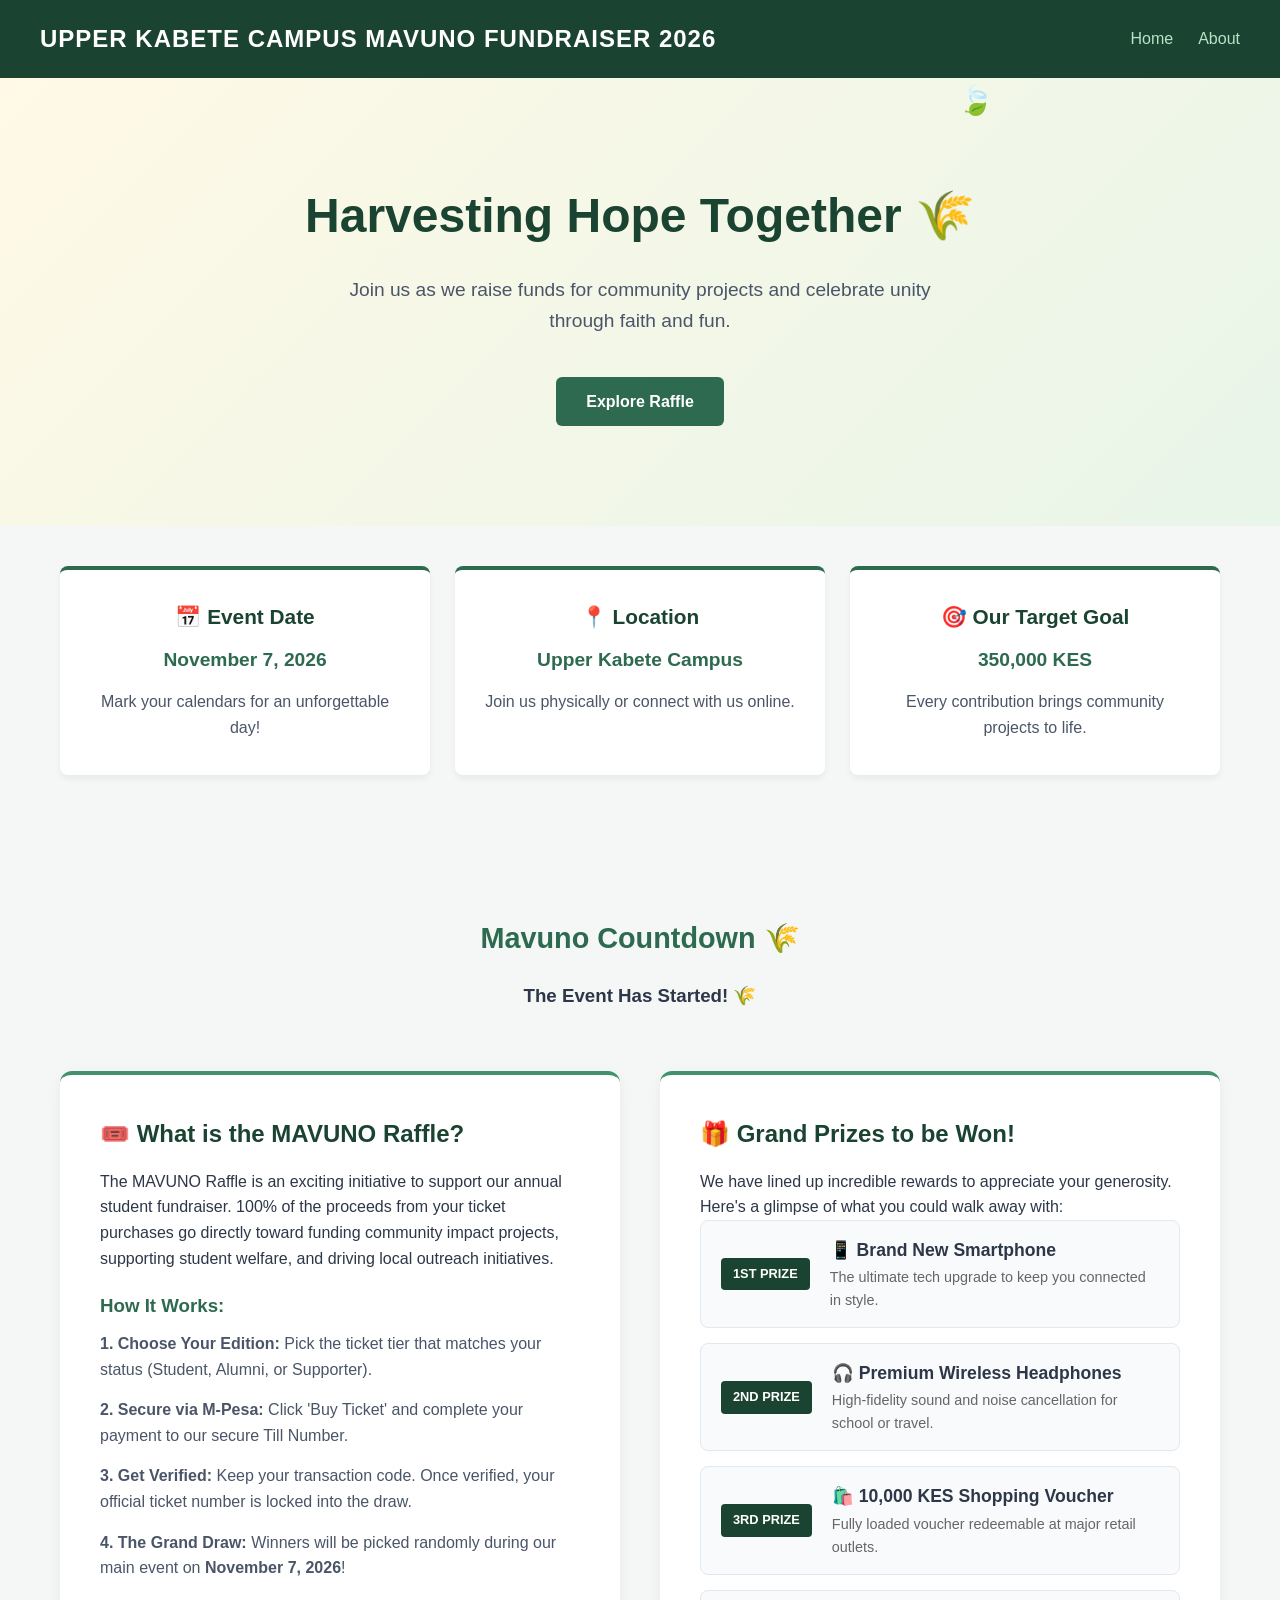
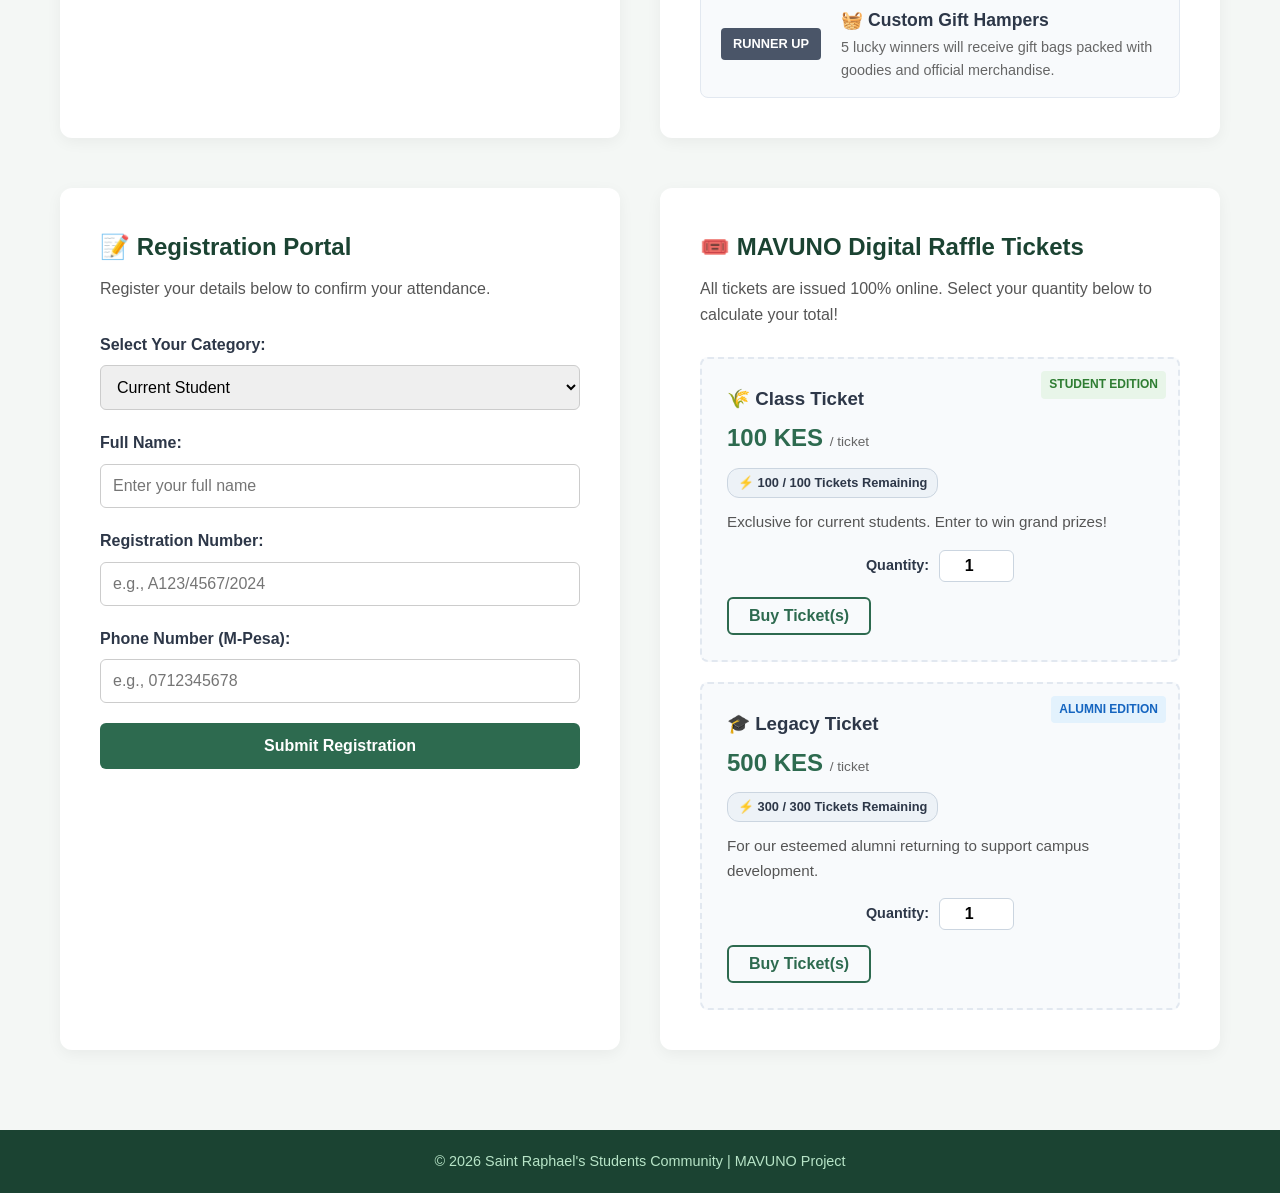
<file: index.html>
<!DOCTYPE html>
<html lang="en">
<head>
    <meta charset="UTF-8">
    <meta name="viewport" content="width=device-width, initial-scale=1.0">
    <title>MAVUNO Fundraiser 2026</title>
    
    <style>
        * {
            margin: 0;
            padding: 0;
            box-sizing: border-box;
        }

        body {
            font-family: 'Segoe UI', Arial, sans-serif;
            background-color: #f4f7f5;
            color: #2d3748;
            line-height: 1.6;
            display: flex;
            flex-direction: column;
            min-height: 100vh;
        }

        header {
            background-color: #1b4332; /* Deep Forest Green */
            padding: 20px;
            box-shadow: 0 2px 10px rgba(0, 0, 0, 0.1);
        }

        .nav-container {
            max-width: 1200px;
            margin: 0 auto;
            display: flex;
            justify-content: space-between;
            align-items: center;
        }

        .logo {
            color: #ffffff;
            font-size: 1.5rem;
            font-weight: 700;
            letter-spacing: 1px;
        }

        nav ul {
            display: flex;
            list-style: none;
            gap: 25px;
        }

        nav ul li a {
            color: #b7e4c7;
            text-decoration: none;
            font-weight: 500;
        }

        nav ul li a:hover {
            color: #ffffff;
        }

        .hero {
            flex: 1;
            display: flex;
            align-items: center;
            justify-content: center;
            text-align: center;
            padding: 100px 20px;
            position: relative;
            background: linear-gradient(135deg, #fff9e6 0%, #e8f5e9 100%);
        }

        .falling-container {
            position: absolute;
            top: 0;
            left: 0;
            width: 100%;
            height: 100%;
            overflow: hidden;
            z-index: 1;
            pointer-events: none;
        }

        .leaf {
            position: absolute;
            display: block;
            font-size: 24px;
            user-select: none;
            pointer-events: none;
            animation: fall linear infinite;
        }

        @keyframes fall {
            0% {
                top: -10%;
                transform: translateX(0) rotate(0deg);
                opacity: 0;
            }
            10% {
                opacity: 0.8;
            }
            90% {
                opacity: 0.8;
            }
            100% {
                top: 110%;
                transform: translateX(100px) rotate(360deg);
                opacity: 0;
            }
        }

        .hero-content h1 {
            font-size: 3rem;
            color: #1b4332;
            margin-bottom: 20px;
            font-weight: 800;
        }

        .hero-content p {
            font-size: 1.2rem;
            color: #4a5568;
            max-width: 650px;
            margin: 0 auto 40px auto;
        }

        .btn {
            display: inline-block;
            padding: 12px 30px;
            font-size: 1rem;
            font-weight: 600;
            text-decoration: none;
            border-radius: 6px;
            background-color: #2d6a4f;
            color: #ffffff;
            transition: all 0.3s ease;
        }

        .btn:hover {
            background-color: #1b4332;
            transform: translateY(-2px);
        }

        footer {
            background-color: #1b4332;
            color: #b7e4c7;
            text-align: center;
            padding: 20px;
            font-size: 0.9rem;
        }

        .info-grid {
            max-width: 1200px;
            margin: 40px auto 80px auto;
            display: grid;
            grid-template-columns: repeat(auto-fit, minmax(280px, 1fr));
            gap: 25px;
            padding: 0 20px;
        }

        .countdown-container {
            text-align: center;
            margin: 40px auto;
            padding: 20px;
        }

        .countdown-container h2 {
            color: #2d6a4f;
            font-size: 1.8rem;
            margin-bottom: 20px;
        }

        .countdown-display {
            display: flex;
            justify-content: center;
            gap: 15px;
        }

        .time-box {
            background-color: #ffffff;
            padding: 15px 20px;
            border-radius: 8px;
            min-width: 80px;
            box-shadow: 0 4px 6px rgba(0, 0, 0, 0.05);
            border: 1px solid #e8f5e9;
            text-align: center;
        }

        .time-box span {
            display: block;
            font-size: 2.2rem;
            font-weight: bold;
            color: #2d6a4f;
        }

        .time-box small {
            color: #666;
            text-transform: uppercase;
            font-size: 0.75rem;
            letter-spacing: 1px;
            display: block;
            margin-top: 5px;
        }

        .card {
            background-color: #ffffff;
            padding: 30px;
            border-radius: 8px;
            box-shadow: 0 4px 6px rgba(0, 0, 0, 0.05);
            text-align: center;
            border-top: 4px solid #2d6a4f;
            transition: transform 0.3s ease;
        }

        .card:hover {
            transform: translateY(-5px);
        }

        .card h3 {
            color: #1b4332;
            margin-bottom: 12px;
            font-size: 1.3rem;
        }

        .card p {
            color: #4a5568;
            font-size: 1rem;
            margin-bottom: 5px;
        }

        .card p strong {
            color: #2d6a4f;
            font-size: 1.2rem;
            display: inline-block;
            margin-bottom: 8px;
        }

        .raffle-explainer-container {
            max-width: 1200px;
            margin: 0 auto 50px auto;
            padding: 0 20px;
            display: flex;
            flex-direction: row;
            gap: 40px;
            flex-wrap: wrap;
        }

        .explainer-text-box, .prizes-box {
            background-color: #ffffff;
            padding: 40px;
            border-radius: 12px;
            box-shadow: 0 4px 15px rgba(0,0,0,0.05);
            flex: 1;
            min-width: 320px;
            border-top: 4px solid #40916c;
        }

        .explainer-text-box h2, .prizes-box h2 {
            color: #1b4332;
            margin-bottom: 15px;
        }

        .explainer-text-box h3 {
            color: #2d6a4f;
            margin-top: 20px;
            margin-bottom: 10px;
        }

        .explainer-steps {
            list-style: none;
            padding: 0;
        }

        .explainer-steps li {
            margin-bottom: 15px;
            color: #4a5568;
            line-height: 1.6;
        }

        .prize-list {
            display: flex;
            flex-direction: column;
            gap: 15px;
        }

        .prize-item {
            display: flex;
            align-items: center;
            gap: 20px;
            background-color: #f8fafc;
            padding: 15px 20px;
            border-radius: 8px;
            border: 1px solid #e2e8f0;
        }

        .prize-badge {
            background-color: #1b4332;
            color: white;
            font-size: 0.8rem;
            font-weight: bold;
            padding: 6px 12px;
            border-radius: 4px;
            text-transform: uppercase;
            white-space: nowrap;
        }

        .prize-badge.runner-up {
            background-color: #4a5568;
        }

        .prize-details h4 {
            color: #2d3748;
            margin-bottom: 2px;
            font-size: 1.1rem;
        }

        .prize-details p {
            color: #666;
            font-size: 0.9rem;
            margin: 0;
        }

        .portal-container {
            max-width: 1200px;
            margin: 0 auto 80px auto;
            padding: 0 20px;
            display: flex;
            gap: 40px;
            flex-wrap: wrap;
        }

        .portal-form-box, .raffle-box {
            background-color: #ffffff;
            padding: 40px;
            border-radius: 12px;
            box-shadow: 0 4px 15px rgba(0, 0, 0, 0.05);
            flex: 1;
            min-width: 320px;
        }

        .portal-form-box h2, .raffle-box h2 {
            color: #1b4332;
            margin-bottom: 10px;
        }

        .portal-form-box p, .raffle-box p {
            color: #555;
            margin-bottom: 30px;
        }

        form label {
            display: block;
            margin-bottom: 8px;
            font-weight: 600;
            color: #2d3748;
        }

        form input, form select {
            width: 100%;
            padding: 12px;
            margin-bottom: 20px;
            border: 1px solid #ccc;
            border-radius: 6px;
            font-size: 1rem;
        }

        .btn-submit {
            background-color: #2d6a4f;
            color: white;
            border: none;
            width: 100%;
            cursor: pointer;
            font-weight: 600;
            padding: 14px;
            border-radius: 6px;
            transition: background 0.3s;
        }

        .btn-submit:hover {
            background-color: #1b4332;
        }

        .ticket-cards-container {
            display: flex;
            flex-direction: column;
            gap: 20px;
        }

        .ticket-card {
            position: relative;
            border: 2px dashed #e2e8f0;
            padding: 25px;
            border-radius: 8px;
            background-color: #f8fafc;
            overflow: hidden;
        }

        .ticket-tag {
            position: absolute;
            top: 12px;
            right: 12px;
            font-size: 0.75rem;
            font-weight: bold;
            text-transform: uppercase;
            padding: 4px 8px;
            border-radius: 4px;
        }
.stock-badge {
    display: inline-block;
    background-color: #edf2f7;
    color: #2d3748;
    font-size: 0.8rem;
    font-weight: 600;
    padding: 4px 10px;
    border-radius: 12px;
    margin-bottom: 12px;
    border: 1px solid #cbd5e0;
}

.qty-picker {
    display: flex;
    align-items: center;
    justify-content: center;
    gap: 10px;
    margin: 15px 0;
}

.qty-picker label {
    font-size: 0.9rem;
    font-weight: 600;
    color: #2d3748;
}

.qty-picker input {
    width: 75px;
    padding: 6px;
    text-align: center;
    font-size: 1rem;
    border: 1px solid #cbd5e0;
    border-radius: 6px;
    font-weight: 600;
}


        .student-tkt .ticket-tag { background-color: #e8f5e9; color: #2e7d32; }
        .alumni-tkt .ticket-tag { background-color: #e3f2fd; color: #1565c0; }
        .community-tkt .ticket-tag { background-color: #fff3e0; color: #ef6c00; }

        .ticket-card h3 { margin-bottom: 5px; color: #2d3748; }
        .ticket-card .price { font-size: 1.5rem; font-weight: bold; color: #2d6a4f; margin-bottom: 10px; }
        .ticket-card p { margin-bottom: 15px; font-size: 0.95rem; }

        .btn-buy {
            background-color: transparent;
            border: 2px solid #2d6a4f;
            color: #2d6a4f;
            padding: 8px 20px;
            border-radius: 6px;
            cursor: pointer;
            font-weight: 600;
            transition: all 0.3s;
        }

        .btn-buy:hover {
            background-color: #2d6a4f;
            color: white;
        }

        .modal {
            display: none;
            position: fixed;
            top: 0; left: 0; width: 100%; height: 100%;
            background-color: rgba(0,0,0,0.5);
            justify-content: center;
            align-items: center;
            z-index: 1000;
        }

        .modal-content {
            background-color: white;
            padding: 40px;
            border-radius: 12px;
            max-width: 450px;
            width: 90%;
            position: relative;
            text-align: center;
            box-shadow: 0 4px 25px rgba(0,0,0,0.15);
        }

        .close-btn {
            position: absolute;
            top: 15px; right: 20px;
            font-size: 1.8rem;
            cursor: pointer;
            color: #aaa;
        }

        .close-btn:hover { color: #333; }

        .till-box {
            background-color: #f1f8f5;
            border: 2px solid #2d6a4f;
            padding: 20px;
            border-radius: 8px;
            margin: 20px 0;
        }

        .till-box h2 { color: #2d6a4f; font-size: 2rem; margin: 5px 0; letter-spacing: 1px; }
    </style>
</head>
<body>

    <header>
        <div class="nav-container">
            <div class="logo">UPPER KABETE CAMPUS MAVUNO FUNDRAISER 2026</div>
            <nav>
                <ul>
                    <li><a href="#">Home</a></li>
                    <li><a href="#">About</a></li>
                </ul>
            </nav>
        </div>
    </header>

    <section class="hero">
        <div class="falling-container" id="fallingContainer"></div>

        <div class="hero-content">
            <h1>Harvesting Hope Together 🌾</h1>
            <p>Join us as we raise funds for community projects and celebrate unity through faith and fun.</p>
            <a href="#raffle-hub" class="btn">Explore Raffle</a>
        </div>
    </section>

    <section class="info-grid">
        <div class="card">
            <h3>📅 Event Date</h3>
            <p><strong>November 7, 2026</strong></p>
            <p>Mark your calendars for an unforgettable day!</p>
        </div>
        <div class="card">
            <h3>📍 Location</h3>
            <p><strong>Upper Kabete Campus</strong></p>
            <p>Join us physically or connect with us online.</p>
        </div>
        <div class="card">
            <h3>🎯 Our Target Goal</h3>
            <p><strong>350,000 KES</strong></p>
            <p>Every contribution brings community projects to life.</p>
        </div>
    </section>

    <div class="countdown-container">
        <h2>Mavuno Countdown 🌾</h2>
        <div class="countdown-display">
            <div class="time-box">
                <span id="days">00</span>
                <small>Days</small>
            </div>
            <div class="time-box">
                <span id="hours">00</span>
                <small>Hours</small>
            </div>
            <div class="time-box">
                <span id="minutes">00</span>
                <small>Minutes</small>
            </div>
            <div class="time-box">
                <span id="seconds">00</span>
                <small>Seconds</small>
            </div>
        </div>
    </div>

    <section class="raffle-explainer-container" id="raffle-hub">
        <div class="explainer-text-box">
            <h2>🎟️ What is the MAVUNO Raffle?</h2>
            <p>The MAVUNO Raffle is an exciting initiative to support our annual student fundraiser. 100% of the proceeds from your ticket purchases go directly toward funding community impact projects, supporting student welfare, and driving local outreach initiatives.</p>
            
            <h3>How It Works:</h3>
            <ul class="explainer-steps">
                <li><strong>1. Choose Your Edition:</strong> Pick the ticket tier that matches your status (Student, Alumni, or Supporter).</li>
                <li><strong>2. Secure via M-Pesa:</strong> Click 'Buy Ticket' and complete your payment to our secure Till Number.</li>
                <li><strong>3. Get Verified:</strong> Keep your transaction code. Once verified, your official ticket number is locked into the draw.</li>
                <li><strong>4. The Grand Draw:</strong> Winners will be picked randomly during our main event on <strong>November 7, 2026</strong>!</li>
            </ul>
        </div>

        <div class="prizes-box">
            <h2>🎁 Grand Prizes to be Won!</h2>
            <p>We have lined up incredible rewards to appreciate your generosity. Here's a glimpse of what you could walk away with:</p>
            
            <div class="prize-list">
                <div class="prize-item">
                    <span class="prize-badge">1st Prize</span>
                    <div class="prize-details">
                        <h4>📱 Brand New Smartphone</h4>
                        <p>The ultimate tech upgrade to keep you connected in style.</p>
                    </div>
                </div>
                
                <div class="prize-item">
                    <span class="prize-badge">2nd Prize</span>
                    <div class="prize-details">
                        <h4>🎧 Premium Wireless Headphones</h4>
                        <p>High-fidelity sound and noise cancellation for school or travel.</p>
                    </div>
                </div>

                <div class="prize-item">
                    <span class="prize-badge">3rd Prize</span>
                    <div class="prize-details">
                        <h4>🛍️ 10,000 KES Shopping Voucher</h4>
                        <p>Fully loaded voucher redeemable at major retail outlets.</p>
                    </div>
                </div>

                <div class="prize-item hampers">
                    <span class="prize-badge runner-up">Runner Up</span>
                    <div class="prize-details">
                        <h4>🧺 Custom Gift Hampers</h4>
                        <p>5 lucky winners will receive gift bags packed with goodies and official merchandise.</p>
                    </div>
                </div>
            </div>
        </div>
    </section>

    <section class="portal-container">
        <div class="portal-form-box">
            <h2>📝 Registration Portal</h2>
            <p>Register your details below to confirm your attendance.</p>
            
            <form id="registrationForm" onsubmit="event.preventDefault();">
                <label for="role">Select Your Category:</label>
                <select id="role" onchange="toggleFormFields()">
                    <option value="student">Current Student</option>
                    <option value="alumni">Alumni</option>
                    <option value="guest">Guest/</option>
                </select>

                <label for="fullName">Full Name:</label>
                <input type="text" id="fullName" placeholder="Enter your full name" required>

                <div id="dynamicField">
                    <label for="regNumber">Registration Number:</label>
                    <input type="text" id="regNumber" placeholder="e.g., A123/4567/2024" required>
                </div>

                <label for="phoneNumber">Phone Number (M-Pesa):</label>
                <input type="tel" id="phoneNumber" placeholder="e.g., 0712345678" required>

                <button type="submit" class="btn btn-submit" onclick="alert('Registration details saved locally!')">Submit Registration</button>
            </form>
        </div>

        <div class="raffle-box">
    <h2>🎟️ MAVUNO Digital Raffle Tickets</h2>
    <p>All tickets are issued 100% online. Select your quantity below to calculate your total!</p>
    
    <div class="ticket-cards-container">
        <!-- Student Edition (100 Available) -->
        <div class="ticket-card student-tkt">
            <div class="ticket-tag">Student Edition</div>
            <h3>🌾 Class Ticket</h3>
            <p class="price">100 KES <span style="font-size: 0.85rem; font-weight: normal; color: #666;">/ ticket</span></p>
            <span class="stock-badge">
                ⚡ <span id="studentRemaining">100</span> / 100 Tickets Remaining
            </span>
            <p>Exclusive for current students. Enter to win grand prizes!</p>
            
            <div class="qty-picker">
                <label for="studentQty">Quantity:</label>
                <input type="number" id="studentQty" value="1" min="1" max="100">
            </div>

            <button class="btn btn-buy" onclick="buyTickets('Student Edition', 100, 'studentQty')">Buy Ticket(s)</button>
        </div>

        <!-- Alumni Edition (300 Available) -->
        <div class="ticket-card alumni-tkt">
            <div class="ticket-tag">Alumni Edition</div>
            <h3>🎓 Legacy Ticket</h3>
            <p class="price">500 KES <span style="font-size: 0.85rem; font-weight: normal; color: #666;">/ ticket</span></p>
            <span class="stock-badge">
                ⚡ <span id="alumniRemaining">300</span> / 300 Tickets Remaining
            </span>
            <p>For our esteemed alumni returning to support campus development.</p>
            
            <div class="qty-picker">
                <label for="alumniQty">Quantity:</label>
                <input type="number" id="alumniQty" value="1" min="1" max="300">
            </div>

            <button class="btn btn-buy" onclick="buyTickets('Alumni Edition', 500, 'alumniQty')">Buy Ticket(s)</button>
        </div>
    </div>
</div>
    </section>

    <div id="paymentModal" class="modal">
    <div class="modal-content">
        <span class="close-btn" onclick="closeModal()">&times;</span>
        <h3 id="modalTicketTitle">Buy Raffle Tickets</h3>
        <p id="modalTicketSummary" style="color: #2d6a4f; font-weight: 600; margin: 8px 0; font-size: 1rem;"></p>
        <p style="font-size: 0.95rem; color: #555;">To complete your digital purchase, pay via M-Pesa:</p>
        
        <div class="till-box">
            <p>Buy Goods Till Number:</p>
            <h2>💥 123 456 789</h2>
            <p>Total Payable: <strong id="modalTicketPrice">0</strong> KES</p>
        </div>
        
        <p style="font-size: 0.85rem; color: #666; margin-top: 15px;">
            Once verified, your digital ticket numbers will be assigned automatically.
        </p>
        <button class="btn btn-submit" style="margin-top: 15px; width: 100%;" onclick="confirmPayment()">I Have Paid</button>
    </div>
</div>
    </div>

    <footer>
        <p>&copy; 2026 Saint Raphael's Students Community | MAVUNO Project</p>
    </footer>

    <script>
        // 1. Dynamic form field toggle based on role
        function toggleFormFields() {
            const role = document.getElementById('role').value;
            const dynamicField = document.getElementById('dynamicField');
            
            if (role === 'student') {
                dynamicField.innerHTML = `
                    <label for="regNumber">Registration Number:</label>
                    <input type="text" id="regNumber" placeholder="e.g., A123/4567/2024" required>
                `;
            } else if (role === 'alumni') {
                dynamicField.innerHTML = `
                    <label for="regNumber">Year of Graduation / Exit:</label>
                    <input type="text" id="regNumber" placeholder="e.g., Class of 2024" required>
                `;
            } else {
                dynamicField.innerHTML = '';
            }
        }

        // 2. Control Modal Windows for M-Pesa checkout
        function openPaymentModal(ticketName, price) {
            document.getElementById('modalTicketTitle').innerText = `Buy ${ticketName}`;
            document.getElementById('modalTicketPrice').innerText = price;
            document.getElementById('paymentModal').style.display = 'flex';
        }

        function closeModal() {
            document.getElementById('paymentModal').style.display = 'none';
        }

        window.onclick = function(event) {
            const modal = document.getElementById('paymentModal');
            if (event.target == modal) {
                modal.style.display = 'none';
            }
        }

        // 3. Falling leaf animation generator
        const container = document.getElementById('fallingContainer');
        const symbols = ['🍂', '🍁', '🍃']; 

        function createLeaf() {
            const leaf = document.createElement('div');
            leaf.classList.add('leaf');
            leaf.innerText = symbols[Math.floor(Math.random() * symbols.length)];
            leaf.style.left = Math.random() * 100 + '%';
            
            const duration = Math.random() * 6 + 6;
            leaf.style.animationDuration = duration + 's';
            leaf.style.fontSize = Math.random() * 15 + 15 + 'px';
            
            container.appendChild(leaf);
            
            setTimeout(() => {
                leaf.remove();
            }, duration * 1000);
        }

        setInterval(createLeaf, 800);

        // 4. Countdown timer logic target: Nov 7, 2026
        const targetDate = new Date("Nov 7, 2026 00:00:00").getTime();

        const updateTimer = setInterval(function() {
            const now = new Date().getTime();
            const difference = targetDate - now;

            const d = Math.floor(difference / (1000 * 60 * 60 * 24));
            const h = Math.floor((difference % (1000 * 60 * 60 * 24)) / (1000 * 60 * 60));
            const m = Math.floor((difference % (1000 * 60 * 60)) / (1000 * 60));
            const s = Math.floor((difference % (1000 * 60)) / 1000);

            document.getElementById("days").innerText = d < 10 ? "0" + d : d;
            document.getElementById("hours").innerText = h < 10 ? "0" + h : h;
            document.getElementById("minutes").innerText = m < 10 ? "0" + m : m;
            document.getElementById("seconds").innerText = s < 10 ? "0" + s : s;

            if (difference < 0) {
                clearInterval(updateTimer);
                document.querySelector(".countdown-display").innerHTML = "<h3>The Event Has Started! 🌾</h3>";
            }
        }, 1000);// Stock limits
let totalStudentTickets = 100;
let totalAlumniTickets = 300;

// Retrieve sold count from local storage or default to 0
let studentSold = parseInt(localStorage.getItem('studentSold')) || 0;
let alumniSold = parseInt(localStorage.getItem('alumniSold')) || 0;

let currentPurchaseType = '';
let currentPurchaseQty = 0;

function updateStockDisplay() {
    const studentRemaining = totalStudentTickets - studentSold;
    const alumniRemaining = totalAlumniTickets - alumniSold;

    document.getElementById('studentRemaining').innerText = studentRemaining > 0 ? studentRemaining : '0 (Sold Out)';
    document.getElementById('alumniRemaining').innerText = alumniRemaining > 0 ? alumniRemaining : '0 (Sold Out)';
    
    document.getElementById('studentQty').max = Math.max(0, studentRemaining);
    document.getElementById('alumniQty').max = Math.max(0, alumniRemaining);
}

function buyTickets(ticketName, unitPrice, inputId) {
    const qtyInput = document.getElementById(inputId);
    let quantity = parseInt(qtyInput.value) || 1;
    
    const remaining = ticketName === 'Student Edition' 
        ? (totalStudentTickets - studentSold) 
        : (totalAlumniTickets - alumniSold);

    if (quantity < 1) {
        alert("Please enter a valid ticket quantity.");
        return;
    }
    
    if (quantity > remaining) {
        alert(`Only ${remaining} ticket(s) remaining for this tier.`);
        return;
    }

    currentPurchaseType = ticketName;
    currentPurchaseQty = quantity;

    const totalPrice = quantity * unitPrice;
    
    document.getElementById('modalTicketTitle').innerText = `Buy ${ticketName}`;
    document.getElementById('modalTicketSummary').innerText = `${quantity} Ticket(s) × ${unitPrice} KES = ${totalPrice.toLocaleString()} KES`;
    document.getElementById('modalTicketPrice').innerText = totalPrice.toLocaleString();
    document.getElementById('paymentModal').style.display = 'flex';
}

function confirmPayment() {
    if (currentPurchaseType === 'Student Edition') {
        studentSold += currentPurchaseQty;
        localStorage.setItem('studentSold', studentSold);
    } else if (currentPurchaseType === 'Alumni Edition') {
        alumniSold += currentPurchaseQty;
        localStorage.setItem('alumniSold', alumniSold);
    }

    updateStockDisplay();
    closeModal();
    alert('Payment submitted for verification! Remaining tickets updated.');
}

// Run on page load
document.addEventListener('DOMContentLoaded', updateStockDisplay);

    </script>
</body>
</html>
</file>
